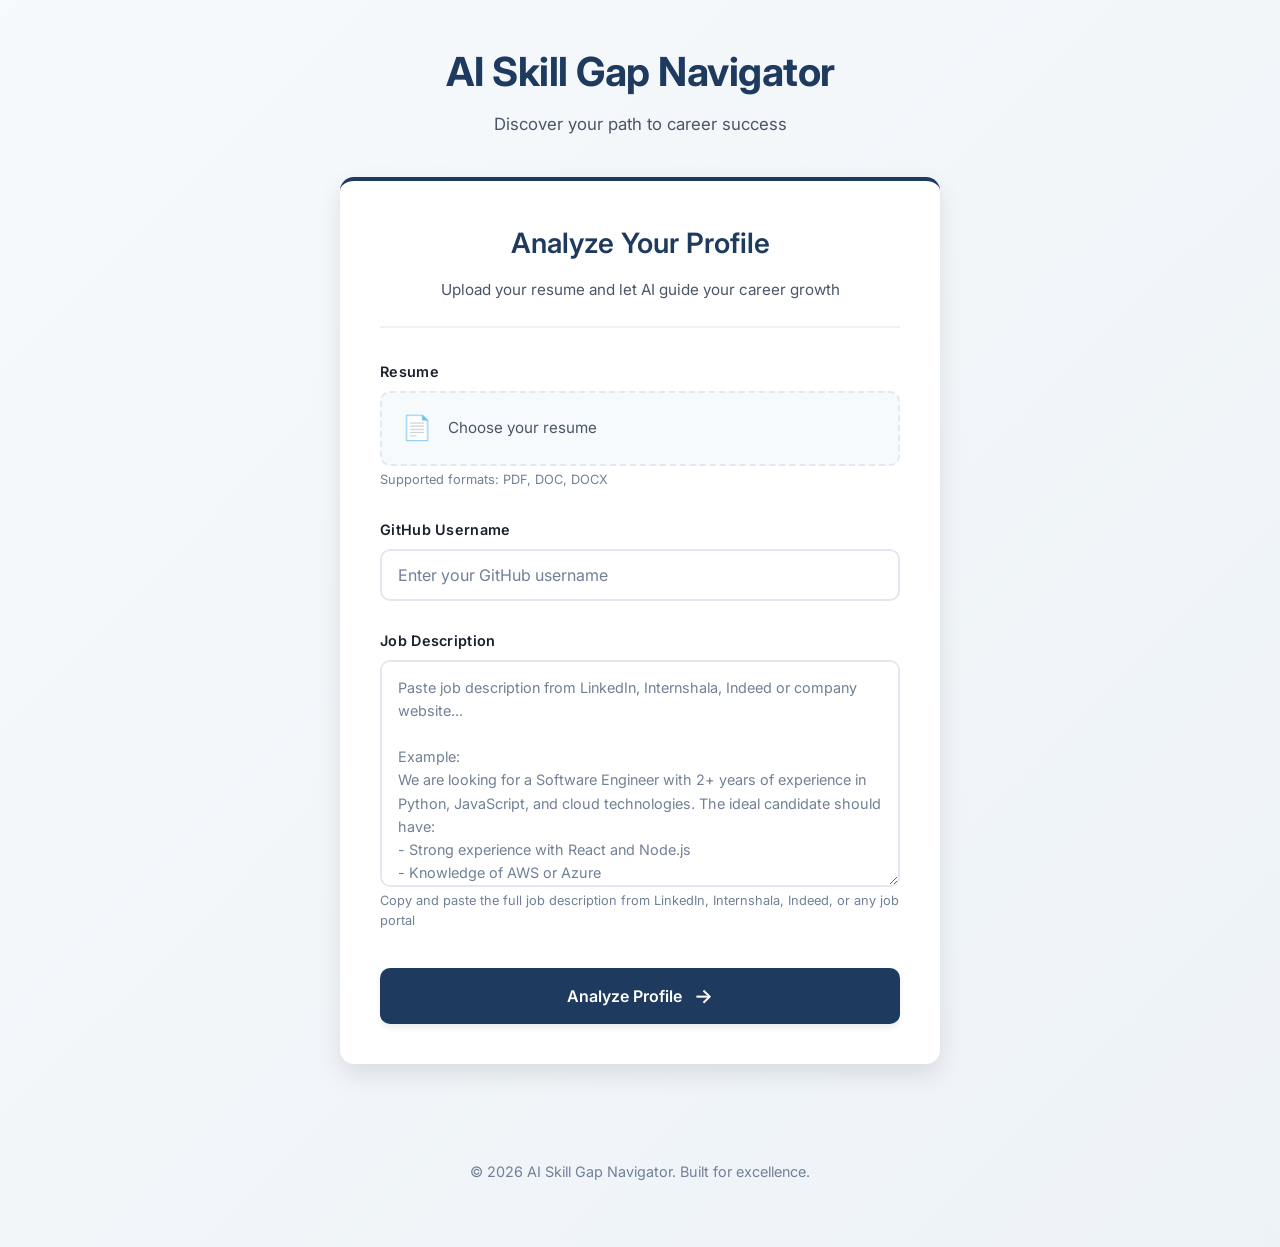
<file: frontend/index.html>
<!doctype html>
<html lang="en">
  <head>
    <meta charset="UTF-8" />
    <meta name="viewport" content="width=device-width, initial-scale=1.0" />
    <title>AI Skill Gap Navigator</title>
    <link rel="stylesheet" href="styles.css" />
    <link rel="preconnect" href="https://fonts.googleapis.com" />
    <link rel="preconnect" href="https://fonts.gstatic.com" crossorigin />
    <link
      href="https://fonts.googleapis.com/css2?family=Inter:wght@300;400;500;600;700&display=swap"
      rel="stylesheet"
    />
  </head>
  <body>
    <div class="container">
      <header class="header">
        <h1 class="brand-title">AI Skill Gap Navigator</h1>
        <p class="brand-subtitle">Discover your path to career success</p>
      </header>

      <main class="main-content">
        <div class="card">
          <div class="card-header">
            <h2>Analyze Your Profile</h2>
            <p>Upload your resume and let AI guide your career growth</p>
          </div>

          <form id="analysisForm" class="form">
            <div class="form-group">
              <label for="resumeUpload" class="form-label">Resume</label>
              <div class="file-input-wrapper">
                <input
                  type="file"
                  id="resumeUpload"
                  name="resume"
                  accept=".pdf,.doc,.docx"
                  class="file-input"
                  required
                />
                <label for="resumeUpload" class="file-input-label">
                  <span class="file-icon">📄</span>
                  <span class="file-text" id="fileText"
                    >Choose your resume</span
                  >
                </label>
              </div>
              <small class="form-hint">Supported formats: PDF, DOC, DOCX</small>
            </div>

            <div class="form-group">
              <label for="githubUsername" class="form-label"
                >GitHub Username</label
              >
              <input
                type="text"
                id="githubUsername"
                name="github"
                placeholder="Enter your GitHub username"
                class="form-input"
                required
              />
            </div>

            <div class="form-group">
              <label for="jobDescription" class="form-label"
                >Job Description</label
              >
              <textarea
                id="jobDescription"
                name="jobDescription"
                placeholder="Paste job description from LinkedIn, Internshala, Indeed or company website...
                            
Example:
We are looking for a Software Engineer with 2+ years of experience in Python, JavaScript, and cloud technologies. The ideal candidate should have:
- Strong experience with React and Node.js
- Knowledge of AWS or Azure
- Experience with Docker and Kubernetes
- Strong problem-solving skills"
                class="form-textarea"
                rows="8"
                required
              ></textarea>
              <small class="form-hint"
                >Copy and paste the full job description from LinkedIn, Internshala, Indeed, or any job portal</small
              >
            </div>

            <button type="submit" class="btn-primary">
              <span>Analyze Profile</span>
              <span class="btn-arrow">→</span>
            </button>
          </form>
        </div>
      </main>

      <footer class="footer">
        <p>&copy; 2026 AI Skill Gap Navigator. Built for excellence.</p>
      </footer>
    </div>

    <script src="script.js"></script>
  </body>
</html>
</file>
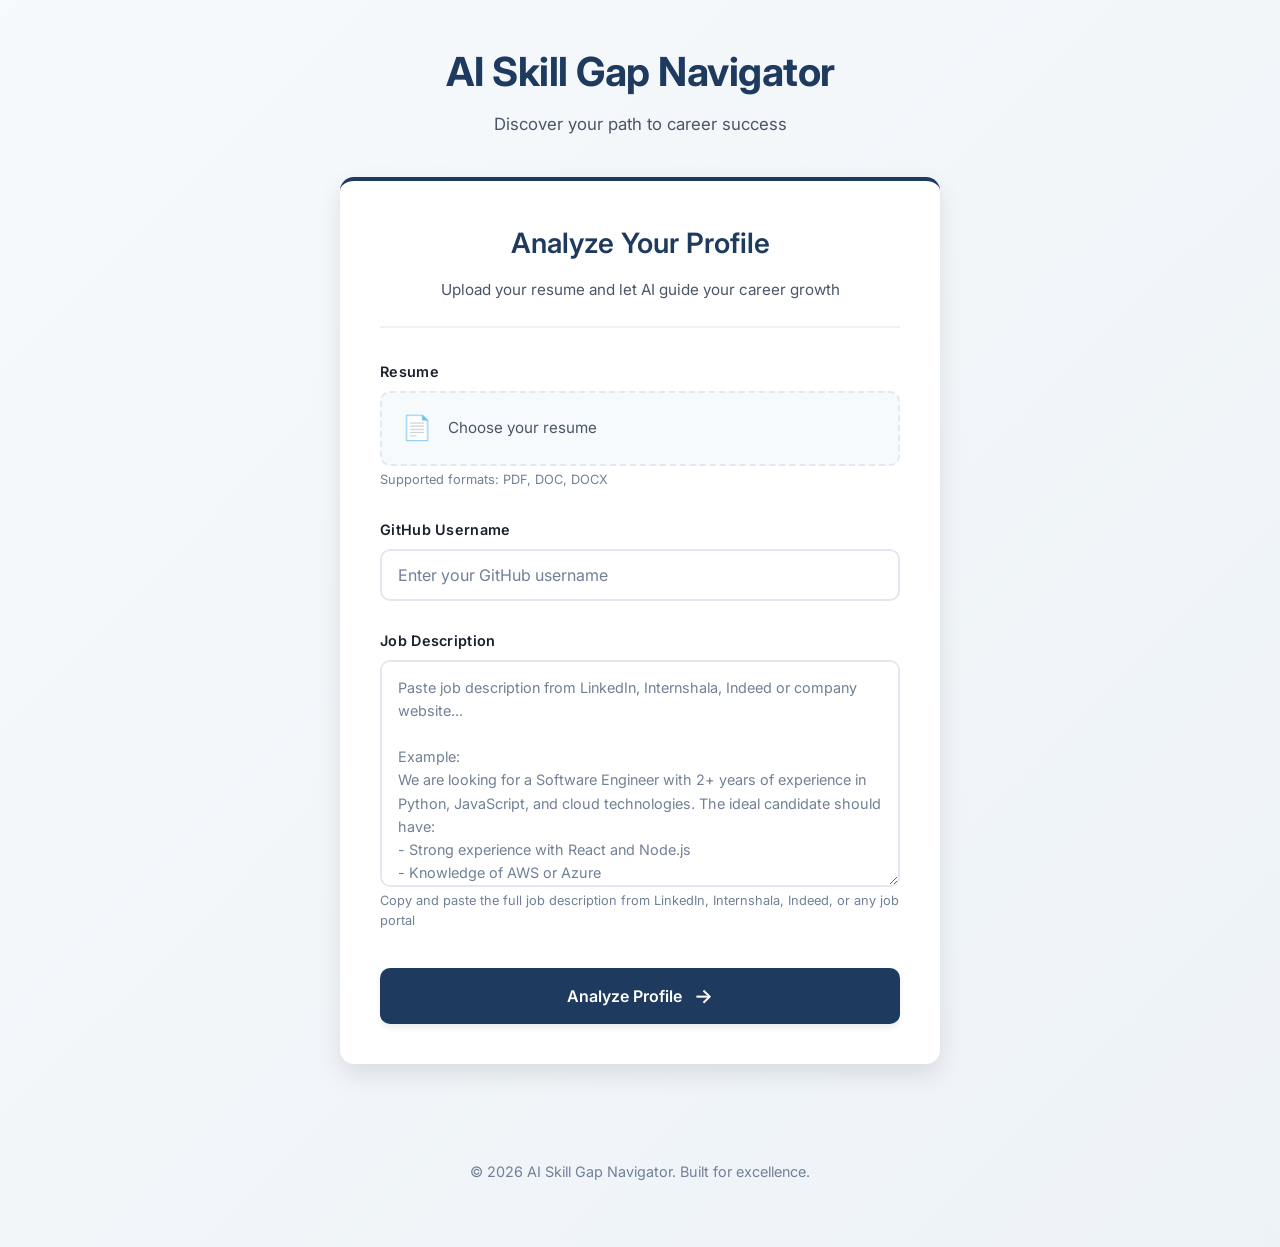
<file: frontend/result.html>
<!DOCTYPE html>
<html lang="en">
<head>
    <meta charset="UTF-8">
    <meta name="viewport" content="width=device-width, initial-scale=1.0">
    <title>Analysis Results - AI Skill Gap Navigator</title>
    <link rel="stylesheet" href="styles.css">
    <link rel="preconnect" href="https://fonts.googleapis.com">
    <link rel="preconnect" href="https://fonts.gstatic.com" crossorigin>
    <link href="https://fonts.googleapis.com/css2?family=Inter:wght@300;400;500;600;700&display=swap" rel="stylesheet">
</head>
<body>
    <div class="container">
        <header class="header">
            <h1 class="brand-title">AI Skill Gap Navigator</h1>
            <p class="brand-subtitle">Your personalized career roadmap</p>
        </header>

        <main class="main-content">
            <div class="results-header">
                <h2>Analysis Complete</h2>
                <a href="index.html" class="btn-secondary">← New Analysis</a>
            </div>

            <!-- Skill Match Visualization -->
            <section class="result-section match-section">
                <div class="section-header">
                    <h3>🎯 Skill Match</h3>
                </div>
                <div class="match-content">
                    <div class="match-percentage" id="matchPercentage">0%</div>
                    <div class="progress-bar">
                        <div class="progress-fill" id="progressFill" style="width: 0%"></div>
                    </div>
                    <p class="match-label">Match Score</p>
                </div>
            </section>

            <!-- Skill Comparison Grid -->
            <section class="result-section skills-comparison">
                <div class="section-header">
                    <h3>📋 Skill Analysis</h3>
                </div>
                <div class="skills-grid">
                    <!-- Required Skills Box -->
                    <div class="skill-box required-box">
                        <h4>Required Skills</h4>
                        <div id="requiredSkills" class="skill-tags"></div>
                    </div>
                    
                    <!-- Existing Skills Box -->
                    <div class="skill-box existing-box">
                        <h4>✅ You Have</h4>
                        <div id="existingSkills" class="skill-tags"></div>
                    </div>
                    
                    <!-- Missing Skills Box -->
                    <div class="skill-box missing-box">
                        <h4>❌ Missing Skills</h4>
                        <div id="missingSkills" class="skill-tags"></div>
                    </div>
                </div>
            </section>

            <!-- Skill Gap Summary Section -->
            <section class="result-section">
                <div class="section-header">
                    <h3>💡 What This Means</h3>
                </div>
                <div class="section-content">
                    <p id="skillGapSummary" class="summary-text"></p>
                </div>
            </section>

            <!-- Resume Improvements Section -->
            <section class="result-section">
                <div class="section-header">
                    <h3>✨ Next Steps</h3>
                </div>
                <div class="section-content">
                    <ul id="resumeImprovements" class="improvements-list"></ul>
                </div>
            </section>

            <!-- 30-Day Roadmap Section -->
            <section class="result-section">
                <div class="section-header">
                    <h3>🗓️ 4-Week Learning Plan</h3>
                </div>
                <div class="roadmap-grid" id="roadmapGrid">
                    <!-- Roadmap cards will be dynamically inserted here -->
                </div>
            </section>

            <div class="action-footer">
                <a href="index.html" class="btn-primary">Analyze Another Profile</a>
            </div>
        </main>

        <footer class="footer">
            <p>&copy; 2026 AI Skill Gap Navigator. Built for excellence.</p>
        </footer>
    </div>

    <script src="script.js"></script>
</body>
</html>
</file>
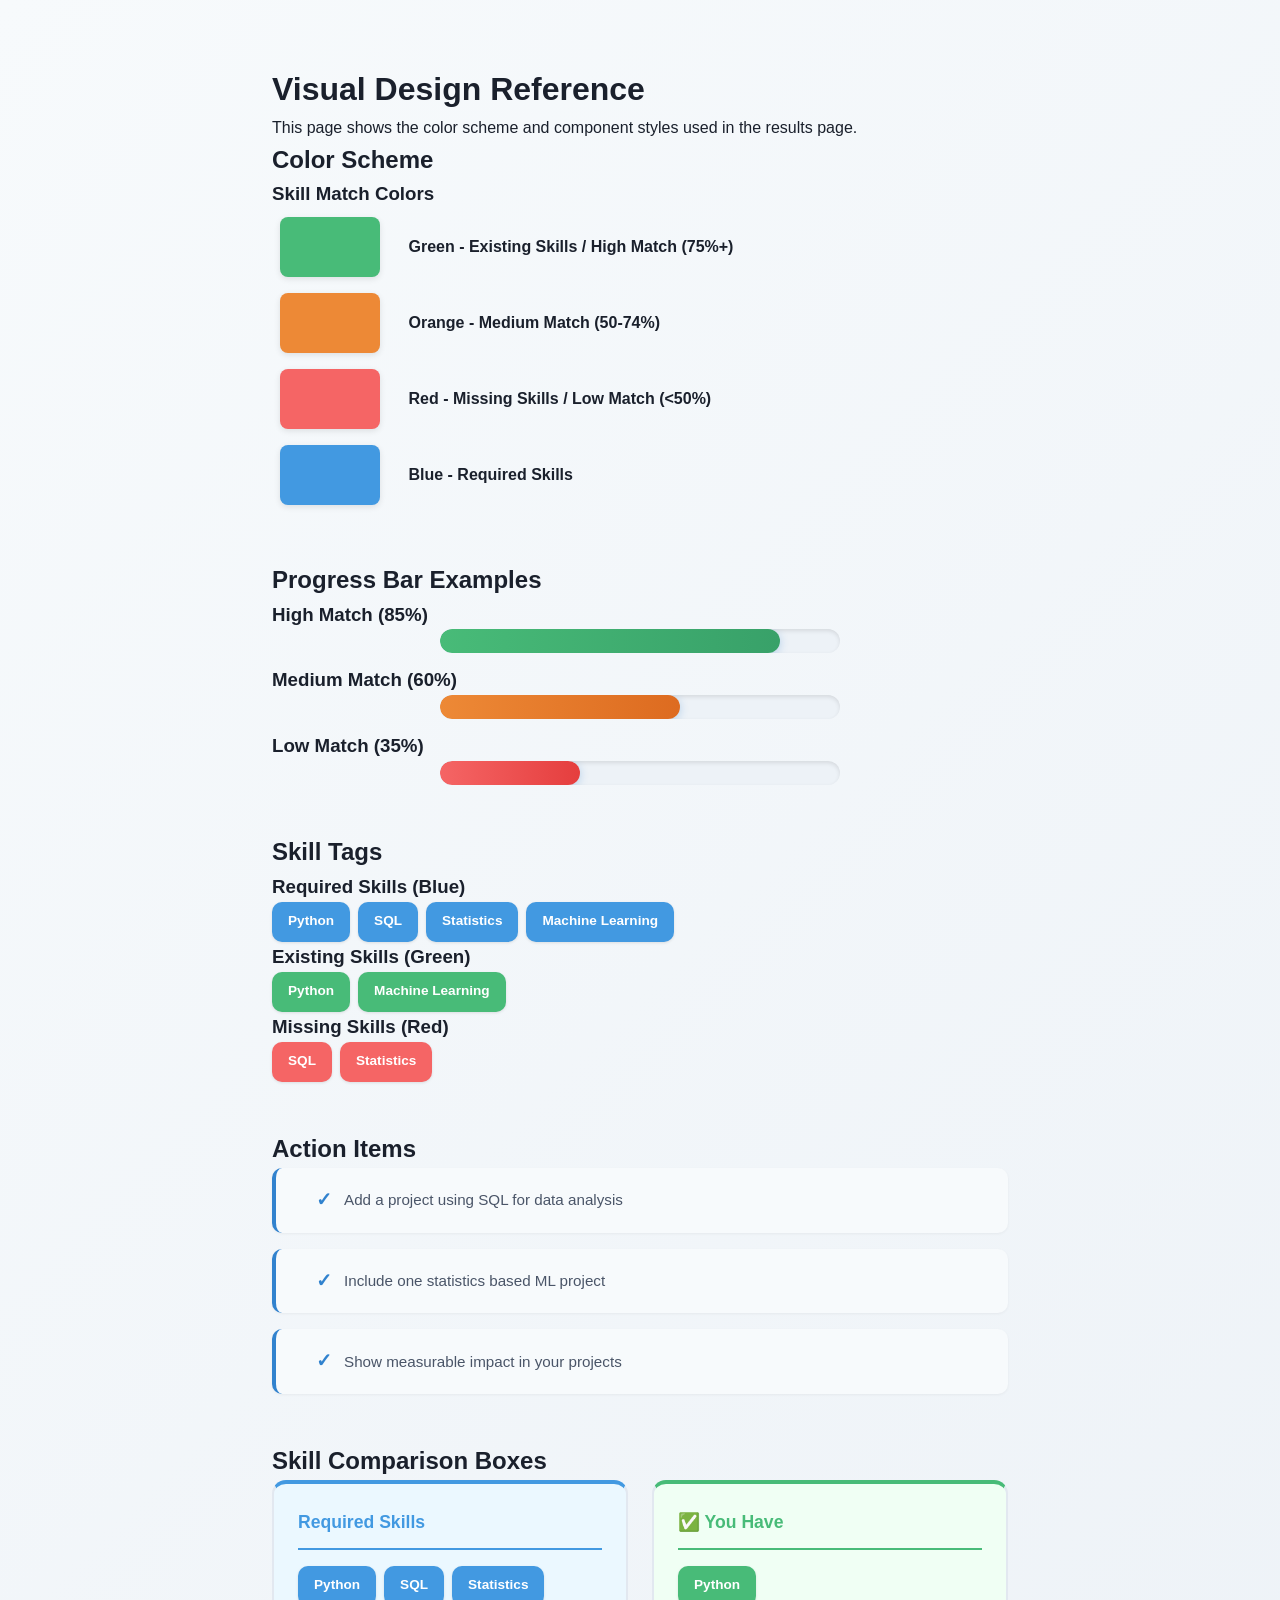
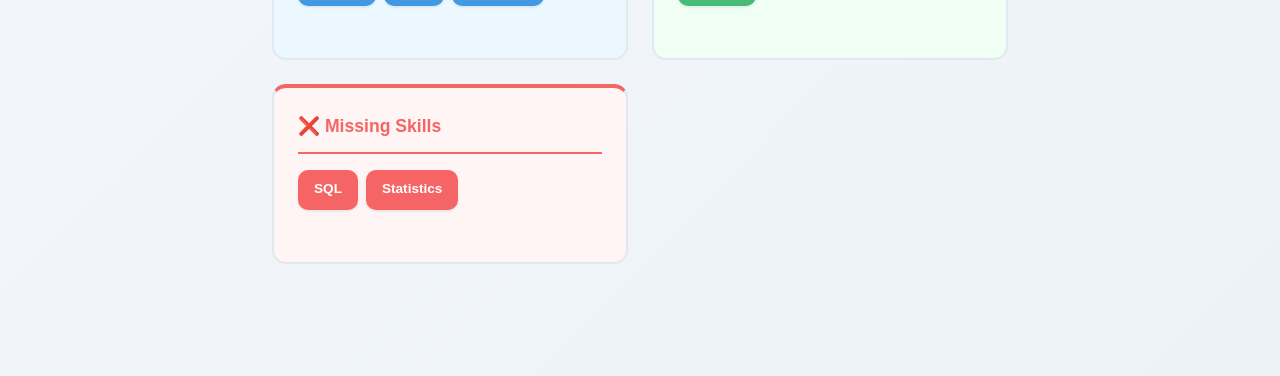
<file: frontend/visual-reference.html>
<!DOCTYPE html>
<html lang="en">
<head>
    <meta charset="UTF-8">
    <meta name="viewport" content="width=device-width, initial-scale=1.0">
    <title>Visual Reference - AI Skill Gap Navigator</title>
    <link rel="stylesheet" href="styles.css">
    <style>
        .demo-container {
            max-width: 800px;
            margin: 2rem auto;
            padding: 2rem;
        }
        .demo-section {
            margin-bottom: 3rem;
        }
        .color-swatch {
            display: inline-block;
            width: 100px;
            height: 60px;
            border-radius: 8px;
            margin: 0.5rem;
            vertical-align: middle;
            box-shadow: 0 2px 6px rgba(0,0,0,0.1);
        }
        .color-label {
            display: inline-block;
            vertical-align: middle;
            margin-left: 1rem;
            font-weight: 600;
        }
    </style>
</head>
<body>
    <div class="container demo-container">
        <h1>Visual Design Reference</h1>
        <p>This page shows the color scheme and component styles used in the results page.</p>

        <!-- Color Scheme -->
        <div class="demo-section">
            <h2>Color Scheme</h2>
            
            <h3>Skill Match Colors</h3>
            <div>
                <span class="color-swatch" style="background: #48bb78;"></span>
                <span class="color-label">Green - Existing Skills / High Match (75%+)</span>
            </div>
            <div>
                <span class="color-swatch" style="background: #ed8936;"></span>
                <span class="color-label">Orange - Medium Match (50-74%)</span>
            </div>
            <div>
                <span class="color-swatch" style="background: #f56565;"></span>
                <span class="color-label">Red - Missing Skills / Low Match (<50%)</span>
            </div>
            <div>
                <span class="color-swatch" style="background: #4299e1;"></span>
                <span class="color-label">Blue - Required Skills</span>
            </div>
        </div>

        <!-- Progress Bar Examples -->
        <div class="demo-section">
            <h2>Progress Bar Examples</h2>
            
            <h3>High Match (85%)</h3>
            <div class="progress-bar" style="max-width: 400px;">
                <div class="progress-fill high-match" style="width: 85%;"></div>
            </div>
            
            <h3>Medium Match (60%)</h3>
            <div class="progress-bar" style="max-width: 400px;">
                <div class="progress-fill medium-match" style="width: 60%;"></div>
            </div>
            
            <h3>Low Match (35%)</h3>
            <div class="progress-bar" style="max-width: 400px;">
                <div class="progress-fill low-match" style="width: 35%;"></div>
            </div>
        </div>

        <!-- Skill Tags -->
        <div class="demo-section">
            <h2>Skill Tags</h2>
            
            <h3>Required Skills (Blue)</h3>
            <div class="skill-tags">
                <span class="skill-tag required">Python</span>
                <span class="skill-tag required">SQL</span>
                <span class="skill-tag required">Statistics</span>
                <span class="skill-tag required">Machine Learning</span>
            </div>
            
            <h3>Existing Skills (Green)</h3>
            <div class="skill-tags">
                <span class="skill-tag existing">Python</span>
                <span class="skill-tag existing">Machine Learning</span>
            </div>
            
            <h3>Missing Skills (Red)</h3>
            <div class="skill-tags">
                <span class="skill-tag missing">SQL</span>
                <span class="skill-tag missing">Statistics</span>
            </div>
        </div>

        <!-- Improvement Items -->
        <div class="demo-section">
            <h2>Action Items</h2>
            <ul class="improvements-list">
                <li><span class="check-icon">✓</span> Add a project using SQL for data analysis</li>
                <li><span class="check-icon">✓</span> Include one statistics based ML project</li>
                <li><span class="check-icon">✓</span> Show measurable impact in your projects</li>
            </ul>
        </div>

        <!-- Skill Boxes -->
        <div class="demo-section">
            <h2>Skill Comparison Boxes</h2>
            <div class="skills-grid">
                <div class="skill-box required-box">
                    <h4>Required Skills</h4>
                    <div class="skill-tags">
                        <span class="skill-tag required">Python</span>
                        <span class="skill-tag required">SQL</span>
                        <span class="skill-tag required">Statistics</span>
                    </div>
                </div>
                
                <div class="skill-box existing-box">
                    <h4>✅ You Have</h4>
                    <div class="skill-tags">
                        <span class="skill-tag existing">Python</span>
                    </div>
                </div>
                
                <div class="skill-box missing-box">
                    <h4>❌ Missing Skills</h4>
                    <div class="skill-tags">
                        <span class="skill-tag missing">SQL</span>
                        <span class="skill-tag missing">Statistics</span>
                    </div>
                </div>
            </div>
        </div>
    </div>
</body>
</html>
</file>
<file: frontend/styles.css>
/* ===========================
   CSS Reset & Global Styles
   =========================== */

* {
    margin: 0;
    padding: 0;
    box-sizing: border-box;
}

:root {
    --primary-navy: #1e3a5f;
    --secondary-navy: #2c5282;
    --accent-blue: #3182ce;
    --text-dark: #1a202c;
    --text-medium: #4a5568;
    --text-light: #718096;
    --bg-white: #ffffff;
    --bg-light: #f7fafc;
    --bg-grey: #edf2f7;
    --border-color: #e2e8f0;
    --shadow-sm: 0 1px 3px rgba(0, 0, 0, 0.08);
    --shadow-md: 0 4px 6px rgba(0, 0, 0, 0.07);
    --shadow-lg: 0 10px 25px rgba(0, 0, 0, 0.1);
    --radius-sm: 6px;
    --radius-md: 10px;
    --radius-lg: 14px;
    --transition: all 0.3s ease;
    
    /* Skill match colors */
    --color-green: #48bb78;
    --color-green-bg: #f0fff4;
    --color-red: #f56565;
    --color-red-bg: #fff5f5;
    --color-blue: #4299e1;
    --color-blue-bg: #ebf8ff;
    --color-orange: #ed8936;
    --color-orange-bg: #fffaf0;
}

body {
    font-family: 'Inter', -apple-system, BlinkMacSystemFont, 'Segoe UI', Roboto, Oxygen, Ubuntu, Cantarell, sans-serif;
    background: linear-gradient(135deg, var(--bg-light) 0%, var(--bg-grey) 100%);
    color: var(--text-dark);
    line-height: 1.6;
    min-height: 100vh;
}

.container {
    max-width: 1200px;
    margin: 0 auto;
    padding: 1.5rem 1.5rem 2rem;
}

/* ===========================
   Header Styles
   =========================== */

.header {
    text-align: center;
    margin-bottom: 2rem;
    padding: 1rem 0 0.5rem;
}

.brand-title {
    font-size: 2.5rem;
    font-weight: 700;
    color: var(--primary-navy);
    margin-bottom: 0.5rem;
    letter-spacing: -0.5px;
}

.brand-subtitle {
    font-size: 1.05rem;
    color: var(--text-medium);
    font-weight: 400;
    line-height: 1.5;
}

/* ===========================
   Main Content
   =========================== */

.main-content {
    max-width: 600px;
    margin: 0 auto;
}

/* ===========================
   Card Styles
   =========================== */

.card {
    background: var(--bg-white);
    border-radius: var(--radius-lg);
    box-shadow: var(--shadow-lg);
    padding: 2.5rem;
    transition: var(--transition);
    border-top: 4px solid var(--primary-navy);
    position: relative;
}

.card:hover {
    box-shadow: 0 20px 40px rgba(0, 0, 0, 0.15);
    transform: translateY(-4px);
}

.card-header {
    margin-bottom: 2rem;
    text-align: center;
    padding-bottom: 1.5rem;
    border-bottom: 2px solid var(--bg-grey);
}

.card-header h2 {
    font-size: 1.75rem;
    color: var(--primary-navy);
    margin-bottom: 0.75rem;
    font-weight: 600;
}

.card-header p {
    color: var(--text-medium);
    font-size: 0.95rem;
    line-height: 1.6;
}

/* ===========================
   Form Styles
   =========================== */

.form {
    display: flex;
    flex-direction: column;
    gap: 1.75rem;
}

.form-group {
    display: flex;
    flex-direction: column;
    gap: 0.5rem;
}

.form-label {
    font-size: 0.9rem;
    font-weight: 600;
    color: var(--text-dark);
    letter-spacing: 0.3px;
}

.form-input,
.form-select {
    padding: 0.875rem 1rem;
    border: 2px solid var(--border-color);
    border-radius: var(--radius-md);
    font-size: 1rem;
    font-family: inherit;
    color: var(--text-dark);
    background: var(--bg-white);
    transition: var(--transition);
    outline: none;
}

.form-input:focus,
.form-select:focus {
    border-color: var(--accent-blue);
    box-shadow: 0 0 0 3px rgba(49, 130, 206, 0.1);
}

.form-input::placeholder {
    color: var(--text-light);
}

.form-hint {
    font-size: 0.8rem;
    color: var(--text-light);
    margin-top: -0.25rem;
}

/* OR Divider Styles */
.or-divider {
    display: flex;
    align-items: center;
    gap: 1rem;
    margin: 0.5rem 0;
}

.divider-line {
    flex: 1;
    height: 1px;
    background: var(--border-color);
}

.divider-text {
    font-size: 0.85rem;
    font-weight: 600;
    color: var(--text-light);
    text-transform: uppercase;
    letter-spacing: 1px;
}

/* Textarea Styles */
.form-textarea {
    padding: 0.875rem 1rem;
    border: 2px solid var(--border-color);
    border-radius: var(--radius-md);
    font-size: 0.95rem;
    font-family: inherit;
    color: var(--text-dark);
    background: var(--bg-white);
    transition: var(--transition);
    outline: none;
    resize: vertical;
    min-height: 140px;
    line-height: 1.6;
}

.form-textarea:focus {
    border-color: var(--accent-blue);
    box-shadow: 0 0 0 3px rgba(49, 130, 206, 0.1);
}

.form-textarea::placeholder {
    color: var(--text-light);
    font-size: 0.9rem;
}

/* File Input Styles */
.file-input-wrapper {
    position: relative;
}

.file-input {
    position: absolute;
    width: 1px;
    height: 1px;
    opacity: 0;
    overflow: hidden;
}

.file-input-label {
    display: flex;
    align-items: center;
    gap: 1rem;
    padding: 1rem 1.25rem;
    border: 2px dashed var(--border-color);
    border-radius: var(--radius-md);
    background: var(--bg-light);
    cursor: pointer;
    transition: var(--transition);
}

.file-input-label:hover {
    border-color: var(--accent-blue);
    background: var(--bg-white);
}

.file-input:focus + .file-input-label {
    border-color: var(--accent-blue);
    box-shadow: 0 0 0 3px rgba(49, 130, 206, 0.1);
}

.file-icon {
    font-size: 1.5rem;
}

.file-text {
    color: var(--text-medium);
    font-size: 0.95rem;
}

.file-input-label.has-file {
    border-style: solid;
    border-color: var(--accent-blue);
    background: rgba(49, 130, 206, 0.05);
}

.file-input-label.has-file .file-text {
    color: var(--accent-blue);
    font-weight: 500;
}

/* ===========================
   Button Styles
   =========================== */

.btn-primary {
    display: flex;
    align-items: center;
    justify-content: center;
    gap: 0.75rem;
    padding: 1rem 2rem;
    background: var(--primary-navy);
    color: var(--bg-white);
    border: none;
    border-radius: var(--radius-md);
    font-size: 1rem;
    font-weight: 600;
    font-family: inherit;
    cursor: pointer;
    transition: all 0.25s ease;
    box-shadow: var(--shadow-md);
    text-decoration: none;
    margin-top: 0.5rem;
}

.btn-primary:hover {
    background: var(--secondary-navy);
    transform: translateY(-3px) scale(1.02);
    box-shadow: 0 8px 16px rgba(30, 58, 95, 0.25);
}

.btn-primary:active {
    transform: translateY(-1px) scale(1);
}

.btn-arrow {
    font-size: 1.25rem;
    transition: var(--transition);
}

.btn-primary:hover .btn-arrow {
    transform: translateX(4px);
}

.btn-secondary {
    display: inline-flex;
    align-items: center;
    gap: 0.5rem;
    padding: 0.625rem 1.25rem;
    background: var(--bg-white);
    color: var(--primary-navy);
    border: 2px solid var(--border-color);
    border-radius: var(--radius-md);
    font-size: 0.9rem;
    font-weight: 500;
    font-family: inherit;
    cursor: pointer;
    transition: var(--transition);
    text-decoration: none;
}

.btn-secondary:hover {
    border-color: var(--primary-navy);
    background: var(--bg-light);
}

/* ===========================
   Results Page Styles
   =========================== */

.results-header {
    display: flex;
    justify-content: space-between;
    align-items: center;
    margin-bottom: 2.5rem;
    padding-bottom: 1.5rem;
    border-bottom: 3px solid var(--border-color);
}

.results-header h2 {
    font-size: 2rem;
    color: var(--primary-navy);
    font-weight: 700;
    letter-spacing: -0.5px;
}

.result-section {
    background: var(--bg-white);
    border-radius: var(--radius-lg);
    box-shadow: var(--shadow-md);
    padding: 2rem;
    margin-bottom: 2rem;
    transition: var(--transition);
    border-top: 4px solid var(--primary-navy);
    opacity: 0;
    transform: translateY(20px);
    animation: fadeInUp 0.6s ease forwards;
}

.result-section:nth-child(2) {
    animation-delay: 0.1s;
}

.result-section:nth-child(3) {
    animation-delay: 0.2s;
}

.result-section:nth-child(4) {
    animation-delay: 0.3s;
}

@keyframes fadeInUp {
    to {
        opacity: 1;
        transform: translateY(0);
    }
}

.result-section:hover {
    box-shadow: 0 12px 28px rgba(0, 0, 0, 0.12);
    transform: translateY(-4px);
}

.section-header {
    margin-bottom: 1.75rem;
    padding-bottom: 1.25rem;
    border-bottom: 3px solid var(--bg-grey);
}

.section-header h3 {
    font-size: 1.5rem;
    color: var(--primary-navy);
    font-weight: 700;
    letter-spacing: -0.3px;
}

.section-content {
    color: var(--text-dark);
}

.summary-text {
    font-size: 1.05rem;
    line-height: 1.9;
    color: var(--text-medium);
    letter-spacing: 0.2px;
}

/* Improvements List */
.improvements-list {
    list-style: none;
    display: flex;
    flex-direction: column;
    gap: 1rem;
}

.improvements-list li {
    padding: 1rem 1rem 1rem 2.5rem;
    background: var(--bg-light);
    border-radius: var(--radius-md);
    border-left: 4px solid var(--accent-blue);
    position: relative;
    font-size: 0.95rem;
    color: var(--text-medium);
    line-height: 1.7;
    transition: var(--transition);
    box-shadow: 0 1px 3px rgba(0, 0, 0, 0.05);
    display: flex;
    align-items: center;
    gap: 0.75rem;
}

.improvements-list li:hover {
    background: var(--bg-white);
    transform: translateX(6px);
    box-shadow: 0 3px 8px rgba(0, 0, 0, 0.08);
    border-left-color: var(--primary-navy);
}

.improvements-list li .check-icon {
    color: var(--accent-blue);
    font-weight: bold;
    font-size: 1.2rem;
    flex-shrink: 0;
}

/* Roadmap Grid */
.roadmap-grid {
    display: grid;
    grid-template-columns: repeat(auto-fit, minmax(250px, 1fr));
    gap: 1.5rem;
    margin-top: 1.5rem;
}

.roadmap-card {
    background: var(--bg-white);
    border: 2px solid var(--border-color);
    border-radius: var(--radius-lg);
    padding: 1.75rem;
    transition: all 0.35s ease;
    position: relative;
    overflow: hidden;
    min-height: 260px;
    display: flex;
    flex-direction: column;
    opacity: 0;
    transform: translateY(20px);
    animation: fadeInUp 0.6s ease forwards;
    box-shadow: 0 2px 8px rgba(0, 0, 0, 0.06);
}

.roadmap-card:nth-child(1) {
    animation-delay: 0.1s;
}

.roadmap-card:nth-child(2) {
    animation-delay: 0.2s;
}

.roadmap-card:nth-child(3) {
    animation-delay: 0.3s;
}

.roadmap-card:nth-child(4) {
    animation-delay: 0.4s;
}

.roadmap-card::before {
    content: "";
    position: absolute;
    top: 0;
    left: 0;
    right: 0;
    height: 4px;
    background: linear-gradient(90deg, var(--primary-navy), var(--accent-blue));
}

.roadmap-card:hover {
    transform: translateY(-6px);
    box-shadow: 0 12px 24px rgba(0, 0, 0, 0.12);
    border-color: var(--accent-blue);
}

.roadmap-card h4 {
    font-size: 1.15rem;
    color: var(--primary-navy);
    margin-bottom: 1.25rem;
    font-weight: 700;
    letter-spacing: -0.2px;
}

.roadmap-card p {
    font-size: 0.9rem;
    line-height: 1.8;
    color: var(--text-medium);
    flex-grow: 1;
}

/* Action Footer */
.action-footer {
    text-align: center;
    margin-top: 3.5rem;
    padding-top: 2.5rem;
    border-top: 2px solid var(--border-color);
}

/* ===========================
   Footer Styles
   =========================== */

.footer {
    text-align: center;
    margin-top: 4rem;
    padding: 2rem 0;
    color: var(--text-light);
    font-size: 0.9rem;
}

/* ===========================
   Responsive Design
   =========================== */

@media (max-width: 768px) {
    .container {
        padding: 1.5rem 1rem;
    }

    .brand-title {
        font-size: 2rem;
    }

    .brand-subtitle {
        font-size: 1rem;
    }

    .card {
        padding: 2rem 1.5rem;
    }

    .card-header h2 {
        font-size: 1.5rem;
    }

    .results-header {
        flex-direction: column;
        align-items: flex-start;
        gap: 1rem;
    }

    .results-header h2 {
        font-size: 1.5rem;
    }

    .result-section {
        padding: 1.5rem;
    }

    .section-header h3 {
        font-size: 1.2rem;
    }

    .roadmap-grid {
        grid-template-columns: 1fr;
        gap: 1rem;
    }

    .main-content {
        max-width: 100%;
    }
}

@media (max-width: 480px) {
    .brand-title {
        font-size: 1.75rem;
    }

    .card {
        padding: 1.5rem 1rem;
    }

    .btn-primary {
        padding: 0.875rem 1.5rem;
        font-size: 0.95rem;
    }

    .file-input-label {
        padding: 0.875rem 1rem;
    }

    .improvements-list li {
        padding: 0.875rem 0.875rem 0.875rem 2.5rem;
    }

    .roadmap-card {
        padding: 1.5rem;
    }
}

/* ===========================
   Match Visualization Styles
   =========================== */

.match-section {
    text-align: center;
    border-top: 4px solid var(--accent-blue);
}

.match-content {
    padding: 1rem 0;
}

.match-percentage {
    font-size: 3.5rem;
    font-weight: 700;
    color: var(--primary-navy);
    margin-bottom: 1rem;
    animation: countUp 1s ease-out;
}

@keyframes countUp {
    from {
        opacity: 0;
        transform: scale(0.8);
    }
    to {
        opacity: 1;
        transform: scale(1);
    }
}

.progress-bar {
    width: 100%;
    max-width: 400px;
    height: 24px;
    background: var(--bg-grey);
    border-radius: 12px;
    overflow: hidden;
    margin: 0 auto 0.75rem;
    box-shadow: inset 0 2px 4px rgba(0, 0, 0, 0.1);
}

.progress-fill {
    height: 100%;
    background: linear-gradient(90deg, var(--accent-blue), var(--primary-navy));
    border-radius: 12px;
    transition: width 1.5s cubic-bezier(0.4, 0, 0.2, 1);
    box-shadow: 0 2px 8px rgba(49, 130, 206, 0.3);
}

.progress-fill.high-match {
    background: linear-gradient(90deg, var(--color-green), #38a169);
}

.progress-fill.medium-match {
    background: linear-gradient(90deg, var(--color-orange), #dd6b20);
}

.progress-fill.low-match {
    background: linear-gradient(90deg, var(--color-red), #e53e3e);
}

.match-label {
    font-size: 0.95rem;
    color: var(--text-light);
    font-weight: 500;
    text-transform: uppercase;
    letter-spacing: 1px;
}

/* ===========================
   Skills Comparison Styles
   =========================== */

.skills-comparison {
    border-top: 4px solid var(--accent-blue);
}

.skills-grid {
    display: grid;
    grid-template-columns: repeat(auto-fit, minmax(280px, 1fr));
    gap: 1.5rem;
}

.skill-box {
    background: var(--bg-light);
    border-radius: var(--radius-lg);
    padding: 1.5rem;
    border: 2px solid var(--border-color);
    transition: var(--transition);
    min-height: 180px;
}

.skill-box:hover {
    transform: translateY(-4px);
    box-shadow: 0 8px 16px rgba(0, 0, 0, 0.1);
}

.skill-box h4 {
    font-size: 1.1rem;
    font-weight: 700;
    margin-bottom: 1rem;
    padding-bottom: 0.75rem;
    border-bottom: 2px solid var(--border-color);
}

.required-box {
    border-top: 4px solid var(--color-blue);
    background: var(--color-blue-bg);
}

.required-box h4 {
    color: var(--color-blue);
    border-bottom-color: var(--color-blue);
}

.existing-box {
    border-top: 4px solid var(--color-green);
    background: var(--color-green-bg);
}

.existing-box h4 {
    color: var(--color-green);
    border-bottom-color: var(--color-green);
}

.missing-box {
    border-top: 4px solid var(--color-red);
    background: var(--color-red-bg);
}

.missing-box h4 {
    color: var(--color-red);
    border-bottom-color: var(--color-red);
}

.skill-tags {
    display: flex;
    flex-wrap: wrap;
    gap: 0.5rem;
    min-height: 40px;
}

.skill-tag {
    display: inline-block;
    padding: 0.5rem 1rem;
    border-radius: var(--radius-md);
    font-size: 0.85rem;
    font-weight: 600;
    transition: var(--transition);
    cursor: default;
    box-shadow: 0 1px 3px rgba(0, 0, 0, 0.1);
}

.skill-tag.required {
    background: var(--color-blue);
    color: white;
}

.skill-tag.required:hover {
    background: #2b6cb0;
    transform: scale(1.05);
}

.skill-tag.existing {
    background: var(--color-green);
    color: white;
}

.skill-tag.existing:hover {
    background: #38a169;
    transform: scale(1.05);
}

.skill-tag.missing {
    background: var(--color-red);
    color: white;
}

.skill-tag.missing:hover {
    background: #e53e3e;
    transform: scale(1.05);
}

.empty-state {
    color: var(--text-light);
    font-style: italic;
    font-size: 0.9rem;
    padding: 0.5rem 0;
}

/* ===========================
   Responsive Design for New Elements
   =========================== */

@media (max-width: 768px) {
    .match-percentage {
        font-size: 2.5rem;
    }
    
    .skills-grid {
        grid-template-columns: 1fr;
        gap: 1rem;
    }
    
    .skill-box {
        padding: 1.25rem;
        min-height: 150px;
    }
}

@media (max-width: 480px) {
    .match-percentage {
        font-size: 2rem;
    }
    
    .progress-bar {
        max-width: 100%;
        height: 20px;
    }
    
    .skill-tag {
        font-size: 0.8rem;
        padding: 0.4rem 0.8rem;
    }
}
</file>
